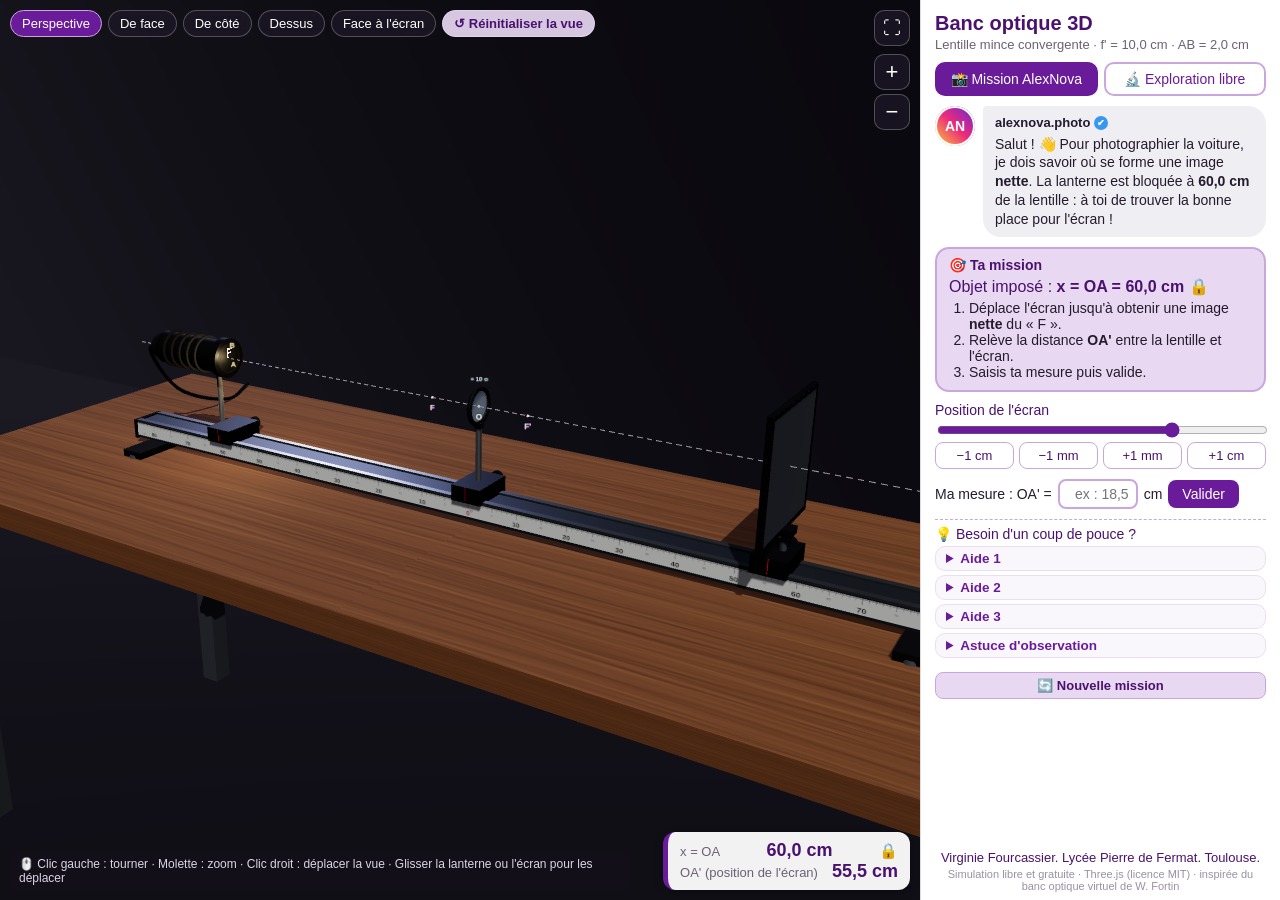
<file: index.html>
<!doctype html>
<html lang="fr">
<head>
  <meta charset="utf-8">
  <meta name="viewport" content="width=device-width, initial-scale=1">
  <title>Banc optique 3D – Mission AlexNova</title>
  <meta name="description" content="Banc optique virtuel en 3D : lentille mince convergente f' = 10 cm, recherche de la position de l'image nette.">
  <link rel="stylesheet" href="css/style.css?v=1.2">
  <script type="importmap">
    { "imports": { "three": "./lib/three.module.min.js" } }
  </script>
</head>
<body>
  <div id="app">
    <!-- ================= SCÈNE 3D ================= -->
    <section id="scene-zone" aria-label="Banc optique en 3D">
      <div id="viewport" tabindex="0" aria-label="Scène 3D : faites glisser pour tourner, molette pour zoomer"></div>

      <div id="vues" role="toolbar" aria-label="Points de vue">
        <button data-vue="perspective" title="Vue oblique en perspective">Perspective</button>
        <button data-vue="face" title="Vue de face, comme un élève devant la paillasse">De face</button>
        <button data-vue="cote" title="Vue de côté, dans l'axe du banc">De côté</button>
        <button data-vue="dessus" title="Vue depuis le dessus">Dessus</button>
        <button data-vue="ecran" title="Se placer face à l'écran pour observer l'image">Face à l'écran</button>
        <button data-vue="reset" class="reset" title="Revenir à la vue de départ">↺ Réinitialiser la vue</button>
      </div>

      <button id="btn-plein-ecran" title="Plein écran" aria-label="Plein écran">⛶</button>
      <div id="zoom-btns">
        <button id="btn-zoom-plus" title="Zoomer (s'approcher)" aria-label="Zoomer">+</button>
        <button id="btn-zoom-moins" title="Dézoomer (s'éloigner)" aria-label="Dézoomer">−</button>
      </div>

      <div id="aide-souris">
        🖱️ Clic gauche : tourner · Molette : zoom · Clic droit : déplacer la vue · Glisser la lanterne ou l'écran pour les déplacer
        <span class="tactile">📱 1 doigt : tourner · 2 doigts : zoom / déplacer</span>
      </div>

      <div id="mesures" aria-live="polite">
        <div><span class="lbl">x = OA</span> <b id="m-oa">—</b> <span id="m-oa-lock" hidden>🔒</span></div>
        <div><span class="lbl">OA' (position de l'écran)</span> <b id="m-ecran">—</b></div>
      </div>
    </section>

    <!-- ================= PANNEAU ================= -->
    <aside id="panneau">
      <header>
        <h1>Banc optique 3D</h1>
        <p class="sous-titre">Lentille mince convergente · f' = 10,0 cm · AB = 2,0 cm</p>
        <div class="onglets" role="tablist">
          <button role="tab" id="tab-mission" aria-selected="true">📸 Mission AlexNova</button>
          <button role="tab" id="tab-libre" aria-selected="false">🔬 Exploration libre</button>
        </div>
      </header>

      <!-- ---------- MISSION ---------- -->
      <div id="pane-mission" class="pane">
        <div class="insta">
          <div class="avatar" aria-hidden="true">AN</div>
          <div class="bulle">
            <div class="pseudo">alexnova.photo <span class="badge">✔</span></div>
            <p id="bulle-texte">Salut ! 👋 Pour photographier la voiture, je dois savoir où se forme une image <b>nette</b>. La lanterne est bloquée, à toi de trouver la bonne place pour l'écran !</p>
          </div>
        </div>

        <div class="consigne">
          <div class="consigne-titre">🎯 Ta mission</div>
          <p class="impose">Objet imposé : <b>x = OA = <span id="mi-oa">20,0</span> cm</b> 🔒</p>
          <ol>
            <li>Déplace l'écran jusqu'à obtenir une image <b>nette</b> du « F ».</li>
            <li>Relève la distance <b>OA'</b> entre la lentille et l'écran.</li>
            <li>Saisis ta mesure puis valide.</li>
          </ol>
        </div>

        <div class="controle">
          <label for="sl-ecran-m">Position de l'écran</label>
          <input type="range" id="sl-ecran-m" min="5" max="75" step="0.1">
          <div class="fins">
            <button data-dx="-1">−1 cm</button>
            <button data-dx="-0.1">−1 mm</button>
            <button data-dx="0.1">+1 mm</button>
            <button data-dx="1">+1 cm</button>
          </div>
        </div>

        <div class="saisie">
          <label for="in-mesure">Ma mesure : OA' =</label>
          <input id="in-mesure" type="text" inputmode="decimal" placeholder="ex : 18,5" autocomplete="off">
          <span>cm</span>
          <button id="btn-valider" class="primaire">Valider</button>
        </div>

        <div id="retour" aria-live="polite"></div>

        <div class="aides">
          <div class="aides-titre">💡 Besoin d'un coup de pouce ?</div>
          <details><summary>Aide 1</summary><p>Repère le centre optique O (le « 0 » du rail, sous la lentille) et la position actuelle de l'écran (son index rouge sur le rail).</p></details>
          <details><summary>Aide 2</summary><p>Déplace progressivement l'écran et observe l'évolution de la netteté de l'image. Utilise les boutons ±1 mm près du meilleur réglage.</p></details>
          <details><summary>Aide 3</summary><p>Lorsque les contours de l'image sont les plus nets, relève la distance entre l'écran et le centre optique O.</p></details>
          <details><summary>Astuce d'observation</summary><p>Clique sur « Face à l'écran » pour regarder l'image de près. Approche-toi encore avec la molette si besoin.</p></details>
        </div>

        <div class="actions">
          <button id="btn-correction" hidden>Voir la correction</button>
          <button id="btn-nouvelle" class="secondaire">🔄 Nouvelle mission</button>
        </div>
      </div>

      <!-- ---------- LIBRE ---------- -->
      <div id="pane-libre" class="pane" hidden>
        <div class="consigne">
          <div class="consigne-titre">🔬 Exploration libre</div>
          <p>Déplace la lanterne et l'écran. Observe la position, le sens, la taille et la netteté de l'image.</p>
        </div>
        <div class="controle">
          <label for="sl-oa">Position de la lanterne (x = OA)</label>
          <input type="range" id="sl-oa" min="11" max="65" step="0.1">
        </div>
        <div class="controle">
          <label for="sl-ecran-l">Position de l'écran (OA')</label>
          <input type="range" id="sl-ecran-l" min="5" max="75" step="0.1">
          <div class="fins">
            <button data-dx="-1">−1 cm</button>
            <button data-dx="-0.1">−1 mm</button>
            <button data-dx="0.1">+1 mm</button>
            <button data-dx="1">+1 cm</button>
          </div>
        </div>
        <fieldset class="options">
          <legend>Affichages</legend>
          <label><input type="checkbox" id="cb-reperes" checked> Repères O, F, F', A, B</label>
          <label><input type="checkbox" id="cb-rayons"> Faisceau lumineux issu de B</label>
          <label><input type="checkbox" id="cb-theorie"> Valeurs calculées (OA', |γ|, A'B')</label>
        </fieldset>
        <div id="theorie" hidden></div>
      </div>

      <footer>
        <div class="signature">Virginie Fourcassier. Lycée Pierre de Fermat. Toulouse.</div>
        Simulation libre et gratuite · Three.js (licence MIT) · inspirée du banc optique virtuel de W. Fortin
      </footer>
    </aside>
  </div>

  <noscript>Ce simulateur nécessite JavaScript.</noscript>
  <div id="erreur-webgl" hidden>Votre navigateur ne permet pas l'affichage 3D (WebGL). Essayez avec Firefox, Chrome ou Edge à jour.</div>
  <script type="module" src="js/app.js?v=1.2"></script>
</body>
</html>
</file>
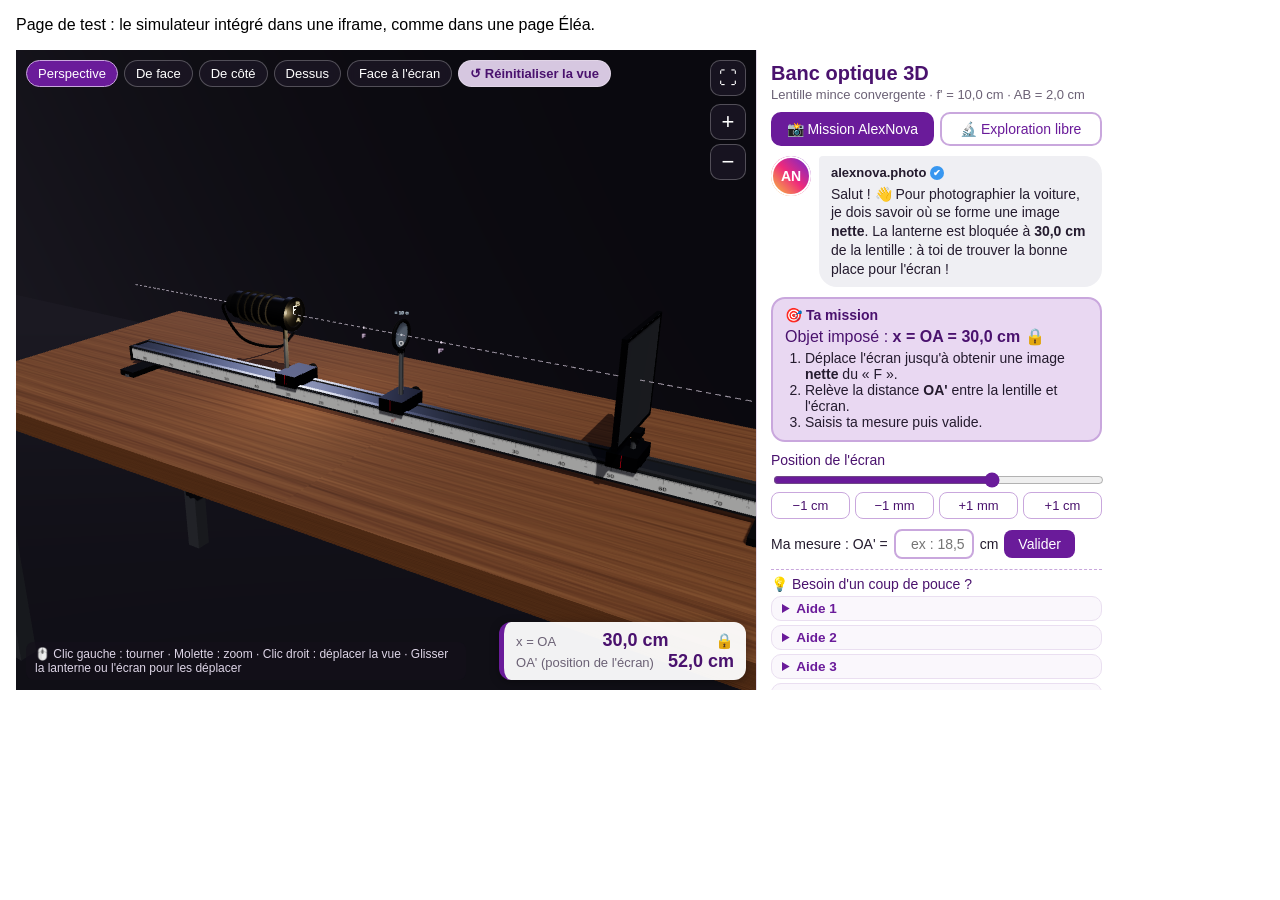
<file: test-iframe.html>
<!doctype html>
<html lang="fr">
<head>
  <meta charset="utf-8">
  <meta name="viewport" content="width=device-width, initial-scale=1">
  <title>Test iframe</title>
  <style>body{font-family:Arial,sans-serif;margin:16px;background:#fff}</style>
</head>
<body>
  <p>Page de test : le simulateur intégré dans une iframe, comme dans une page Éléa.</p>
  <iframe src="index.html?oa=30" width="100%" height="640" style="border:0;max-width:1100px"
          allow="fullscreen" allowfullscreen title="Banc optique 3D"></iframe>
</body>
</html>
</file>
<file: css/style.css>
:root {
  --violet: #6a1b9a;
  --violet-fonce: #4a126e;
  --parme: #e9d8f2;
  --parme-bord: #c9a7dd;
  --fond: #f7f4fa;
  --texte: #241b2e;
  --gris: #6b6175;
  --ok: #1e7b45;
  --ok-fond: #e3f5ea;
  --ko: #9a3412;
  --ko-fond: #fdebe1;
  --insta: linear-gradient(45deg, #f9ce34, #ee2a7b, #6228d7);
  font-family: "Comic Sans MS", "Comic Neue", "Chalkboard SE", "Comic Sans", cursive, sans-serif;
}
* { box-sizing: border-box; }
[hidden] { display: none !important; }
html, body { margin: 0; height: 100%; background: var(--fond); color: var(--texte); }
button, input { font: inherit; }

#app {
  display: grid;
  grid-template-columns: minmax(0, 1fr) 360px;
  height: 100%;
  min-height: 520px;
}

/* ---------------- scène ---------------- */
#scene-zone { position: relative; min-height: 320px; background: #1b1922; overflow: hidden; }
#viewport { position: absolute; inset: 0; outline: none; touch-action: none; }
#viewport canvas { display: block; width: 100%; height: 100%; }
#viewport:focus-visible { box-shadow: inset 0 0 0 3px var(--parme-bord); }

#vues {
  position: absolute; top: 10px; left: 10px; right: 56px;
  display: flex; flex-wrap: wrap; gap: 6px; pointer-events: none;
}
#vues button {
  pointer-events: auto; border: 1px solid rgba(255,255,255,.25); border-radius: 999px;
  background: rgba(30,24,40,.72); color: #fff; padding: 5px 11px; font-size: 13px; cursor: pointer;
  backdrop-filter: blur(4px);
}
#vues button:hover, #vues button.actif { background: var(--violet); border-color: var(--parme-bord); }
#vues button.reset { background: rgba(233,216,242,.92); color: var(--violet-fonce); font-weight: bold; }
#btn-plein-ecran {
  position: absolute; top: 10px; right: 10px; width: 36px; height: 36px; border-radius: 10px;
  border: 1px solid rgba(255,255,255,.25); background: rgba(30,24,40,.72); color: #fff; font-size: 18px; cursor: pointer;
}
#zoom-btns { position: absolute; top: 54px; right: 10px; display: flex; flex-direction: column; gap: 4px; }
#zoom-btns button {
  width: 36px; height: 36px; border-radius: 10px; border: 1px solid rgba(255,255,255,.25);
  background: rgba(30,24,40,.72); color: #fff; font-size: 22px; line-height: 1; cursor: pointer;
}
#zoom-btns button:hover, #btn-plein-ecran:hover { background: var(--violet); }
#aide-souris {
  position: absolute; left: 10px; bottom: 10px; max-width: calc(100% - 300px);
  color: #ddd5e6; font-size: 12px; background: rgba(20,16,28,.6); padding: 5px 9px; border-radius: 8px;
}
#aide-souris .tactile { display: none; }
@media (pointer: coarse) { #aide-souris { font-size: 0; padding: 0; } #aide-souris .tactile { display: inline; font-size: 12px; padding: 5px 9px; } }

#mesures {
  position: absolute; right: 10px; bottom: 10px; background: rgba(255,255,255,.95);
  border-radius: 12px; padding: 8px 12px; font-size: 15px; box-shadow: 0 2px 10px rgba(0,0,0,.35);
  border-left: 5px solid var(--violet);
}
#mesures div { display: flex; justify-content: space-between; gap: 14px; align-items: baseline; }
#mesures .lbl { color: var(--gris); font-size: 13px; }
#mesures b { font-size: 18px; color: var(--violet-fonce); font-variant-numeric: tabular-nums; }

/* ---------------- panneau ---------------- */
#panneau {
  display: flex; flex-direction: column; overflow-y: auto; background: #fff;
  border-left: 1px solid #e3dae9; padding: 12px 14px 8px;
}
#panneau h1 { font-size: 20px; margin: 0; color: var(--violet-fonce); }
.sous-titre { margin: 2px 0 10px; font-size: 13px; color: var(--gris); }
.onglets { display: flex; gap: 6px; margin-bottom: 10px; }
.onglets button {
  flex: 1; padding: 7px 6px; border-radius: 10px; border: 2px solid var(--parme-bord);
  background: #fff; color: var(--violet); cursor: pointer; font-size: 14px;
}
.onglets button[aria-selected="true"] { background: var(--violet); color: #fff; border-color: var(--violet); }
.pane { display: flex; flex-direction: column; gap: 10px; }
.pane[hidden] { display: none; }

/* Bulle Instagram */
.insta { display: flex; gap: 8px; align-items: flex-start; }
.avatar {
  flex: none; width: 40px; height: 40px; border-radius: 50%; background: var(--insta); padding: 2px;
  display: grid; place-items: center; color: #fff; font-weight: bold; font-size: 14px;
  box-shadow: inset 0 0 0 2px #fff;
}
.bulle { background: #efeff3; border-radius: 4px 18px 18px 18px; padding: 8px 12px; font-size: 14px; line-height: 1.35; }
.bulle p { margin: 3px 0 0; }
.pseudo { font-weight: bold; font-size: 13px; }
.badge { display: inline-grid; place-items: center; width: 14px; height: 14px; border-radius: 50%; background: #3897f0; color: #fff; font-size: 9px; vertical-align: 1px; }

/* Consignes violet / parme */
.consigne { background: var(--parme); border: 2px solid var(--parme-bord); border-radius: 14px; padding: 8px 12px; font-size: 14px; }
.consigne-titre { color: var(--violet-fonce); font-weight: bold; }
.consigne p { margin: 4px 0; }
.consigne ol { margin: 4px 0 2px; padding-left: 20px; }
.impose { font-size: 16px; color: var(--violet-fonce); }

.controle label { display: block; font-size: 14px; color: var(--violet-fonce); margin-bottom: 2px; }
.controle input[type=range] { width: 100%; accent-color: var(--violet); }
.fins { display: flex; gap: 5px; }
.fins button, .actions button, #btn-correction {
  flex: 1; padding: 5px 4px; border-radius: 8px; border: 1px solid var(--parme-bord); background: #fff;
  color: var(--violet-fonce); cursor: pointer; font-size: 13px;
}
.fins button:hover { background: var(--parme); }
.fins button:disabled { opacity: .4; cursor: default; }

.saisie { display: flex; flex-wrap: wrap; align-items: center; gap: 6px; font-size: 14px; }
.saisie input { width: 80px; padding: 5px 7px; border: 2px solid var(--parme-bord); border-radius: 8px; text-align: right; }
.saisie input:focus { outline: none; border-color: var(--violet); }
button.primaire { background: var(--violet); color: #fff; border: none; padding: 6px 14px; border-radius: 8px; cursor: pointer; }
button.primaire:hover { background: var(--violet-fonce); }
button.primaire:disabled { opacity: .5; cursor: default; }
button.secondaire { background: var(--parme); font-weight: bold; }

#retour:empty { display: none; }
#retour { border-radius: 12px; padding: 8px 12px; font-size: 14px; line-height: 1.4; }
#retour.ok { background: var(--ok-fond); border: 2px solid #9bd3b0; }
#retour.ko { background: var(--ko-fond); border: 2px solid #f1b597; }
#retour.info { background: #f2eef6; border: 2px solid var(--parme-bord); }
#retour h3 { margin: 0 0 4px; font-size: 15px; }
#retour .calc { font-family: Consolas, "Courier New", monospace; font-size: 13px; background: #fff; border-radius: 8px; padding: 6px 8px; margin: 6px 0; white-space: pre-wrap; }

.aides { border-top: 1px dashed var(--parme-bord); padding-top: 6px; }
.aides-titre { font-size: 14px; color: var(--violet-fonce); margin-bottom: 4px; }
.aides details { background: #faf7fc; border: 1px solid #eadff1; border-radius: 10px; margin-bottom: 4px; padding: 4px 10px; font-size: 13.5px; }
.aides summary { cursor: pointer; color: var(--violet); font-weight: bold; }
.aides p { margin: 4px 0 2px; }
.actions { display: flex; gap: 6px; }

.options { border: 1px solid #eadff1; border-radius: 10px; font-size: 14px; display: flex; flex-direction: column; gap: 3px; }
.options legend { color: var(--violet-fonce); }
#theorie { background: #f2eef6; border-radius: 10px; padding: 8px 12px; font-size: 14px; line-height: 1.5; }

footer { margin-top: auto; padding-top: 10px; font-size: 11px; color: #9a90a4; text-align: center; }
footer .signature { font-size: 13px; color: var(--violet-fonce); margin-bottom: 3px; }

#erreur-webgl { position: fixed; inset: 0; display: grid; place-items: center; background: #fff; font-size: 18px; padding: 20px; text-align: center; }
#erreur-webgl[hidden] { display: none; }

/* ---------------- responsive ---------------- */
@media (max-width: 860px) {
  #app { grid-template-columns: 1fr; grid-template-rows: minmax(340px, 58vh) auto; height: auto; }
  #panneau { border-left: none; border-top: 1px solid #e3dae9; overflow: visible; }
  #aide-souris { display: none; }
  #vues button { font-size: 12px; padding: 4px 8px; }
}
</file>
